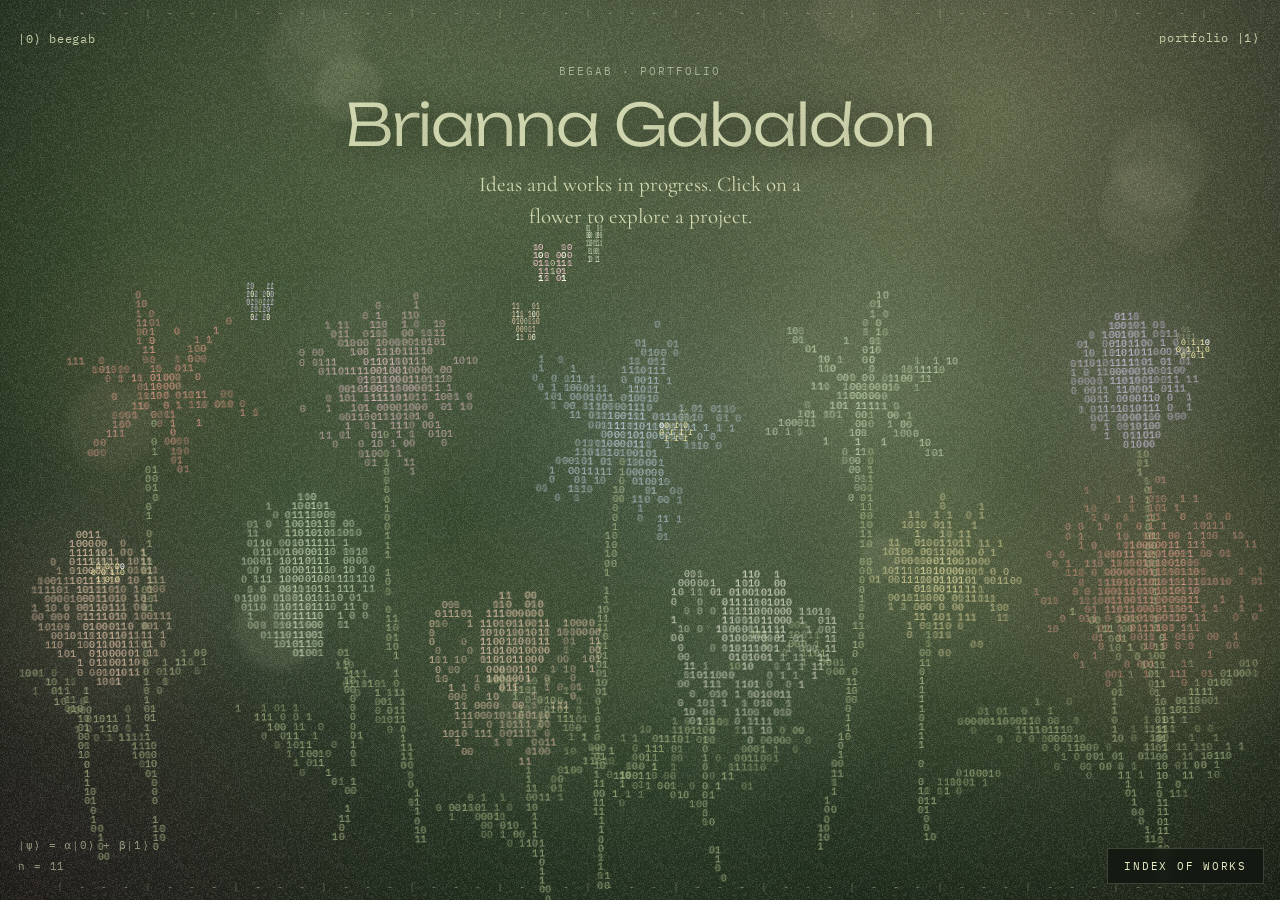
<file: index.html>
<!doctype html>
<html lang="en">
<head>
  <meta charset="utf-8">
  <meta name="viewport" content="width=device-width, initial-scale=1">
  <title>Brianna Gabaldon · beegab — Portfolio</title>
  <meta name="description" content="Portfolio of Brianna Gabaldon (beegab): a garden of ideas grown from ones and zeros. Each flower is a project.">
  <link rel="icon" href="data:image/svg+xml,<svg xmlns='http://www.w3.org/2000/svg' viewBox='0 0 16 16'><rect width='16' height='16' fill='%231d291e'/><text x='8' y='12.5' font-family='monospace' font-size='12' text-anchor='middle' fill='%23e8edc4'>1</text><text x='8' y='12.5' font-family='monospace' font-size='12' text-anchor='middle' fill='%23e8edc4' opacity='.5'>0</text></svg>">
  <link rel="preconnect" href="https://fonts.googleapis.com">
  <link rel="preconnect" href="https://fonts.gstatic.com" crossorigin>
  <link href="https://fonts.googleapis.com/css2?family=Cormorant+Garamond:ital,wght@0,400;0,500;1,400;1,500&family=IBM+Plex+Mono:wght@400;500&family=Unbounded:wght@300;400&display=swap" rel="stylesheet">
  <link rel="stylesheet" href="css/style.css?v=20261119143003">
</head>
<body class="garden-page">
  <canvas id="garden" aria-label="An animated garden of flowers drawn in ones and zeros. Each flower links to a project; use the index button for a text list."></canvas>

  <a class="corner tl link" href="about.html" title="About me">|0⟩ beegab</a>
  <button class="corner tr link" id="cornerList" type="button" aria-controls="panel" title="List of projects">portfolio |1⟩</button>
  <div class="corner bl" aria-hidden="true"><span>|ψ⟩ = α|0⟩ + β|1⟩</span><span id="count"></span></div>

  <header class="hud">
    <p class="label" id="siteLabel">beegab · Portfolio</p>
    <h1 id="siteTitle" class="title">Brianna Gabaldon</h1>
    <p id="siteTagline" class="tagline">Ideas and works in progress. Click on a flower to explore a project.</p>
  </header>

  <div id="tip" class="tip" role="status" hidden></div>

  <button id="listBtn" class="btn list-btn" aria-expanded="false" aria-controls="panel">Index of works</button>

  <nav id="panel" class="panel" hidden aria-label="Projects">
    <div class="panel-head">
      <h2 class="label">Index</h2>
      <button id="closePanel" class="close" aria-label="Close list">×</button>
    </div>
    <ul id="projectList"></ul>
  </nav>

  <script src="js/projects.js?v=20261119143003"></script>
  <script src="js/binary.js?v=20261119143003"></script>
  <script src="js/garden.js?v=20261119143003"></script>
</body>
</html>
</file>
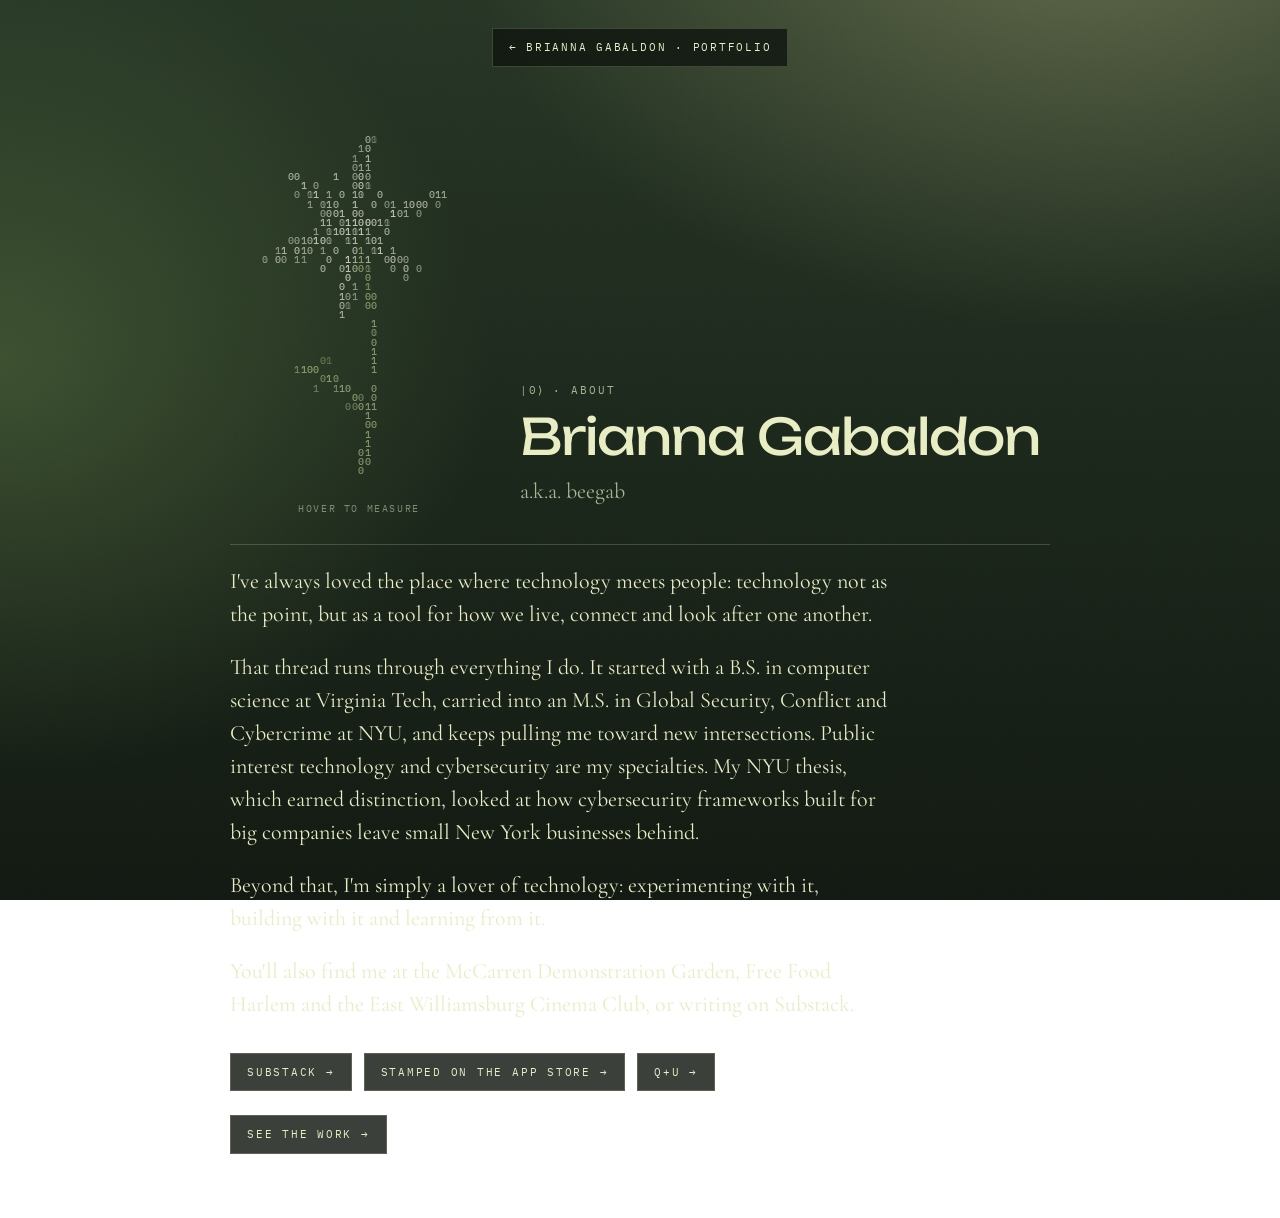
<file: about.html>
<!doctype html>
<html lang="en">
<head>
  <meta charset="utf-8">
  <meta name="viewport" content="width=device-width, initial-scale=1">
  <title>About · Brianna Gabaldon</title>
  <meta name="description" content="About Brianna Gabaldon (beegab).">
  <link rel="icon" href="data:image/svg+xml,<svg xmlns='http://www.w3.org/2000/svg' viewBox='0 0 16 16'><rect width='16' height='16' fill='%231d291e'/><text x='8' y='12.5' font-family='monospace' font-size='12' text-anchor='middle' fill='%23e8edc4'>1</text><text x='8' y='12.5' font-family='monospace' font-size='12' text-anchor='middle' fill='%23e8edc4' opacity='.5'>0</text></svg>">
  <link rel="preconnect" href="https://fonts.googleapis.com">
  <link rel="preconnect" href="https://fonts.gstatic.com" crossorigin>
  <link href="https://fonts.googleapis.com/css2?family=Cormorant+Garamond:ital,wght@0,400;0,500;1,400;1,500&family=IBM+Plex+Mono:wght@400;500&family=Unbounded:wght@300;400&display=swap" rel="stylesheet">
  <link rel="stylesheet" href="css/style.css?v=20261119143003">
</head>
<body class="project-page">
  <a class="btn back" href="index.html">← Brianna Gabaldon · Portfolio</a>
  <main id="about" class="card"></main>

  <script src="js/projects.js?v=20261119143003"></script>
  <script src="js/binary.js?v=20261119143003"></script>
  <script src="js/about.js?v=20261119143003"></script>
</body>
</html>
</file>
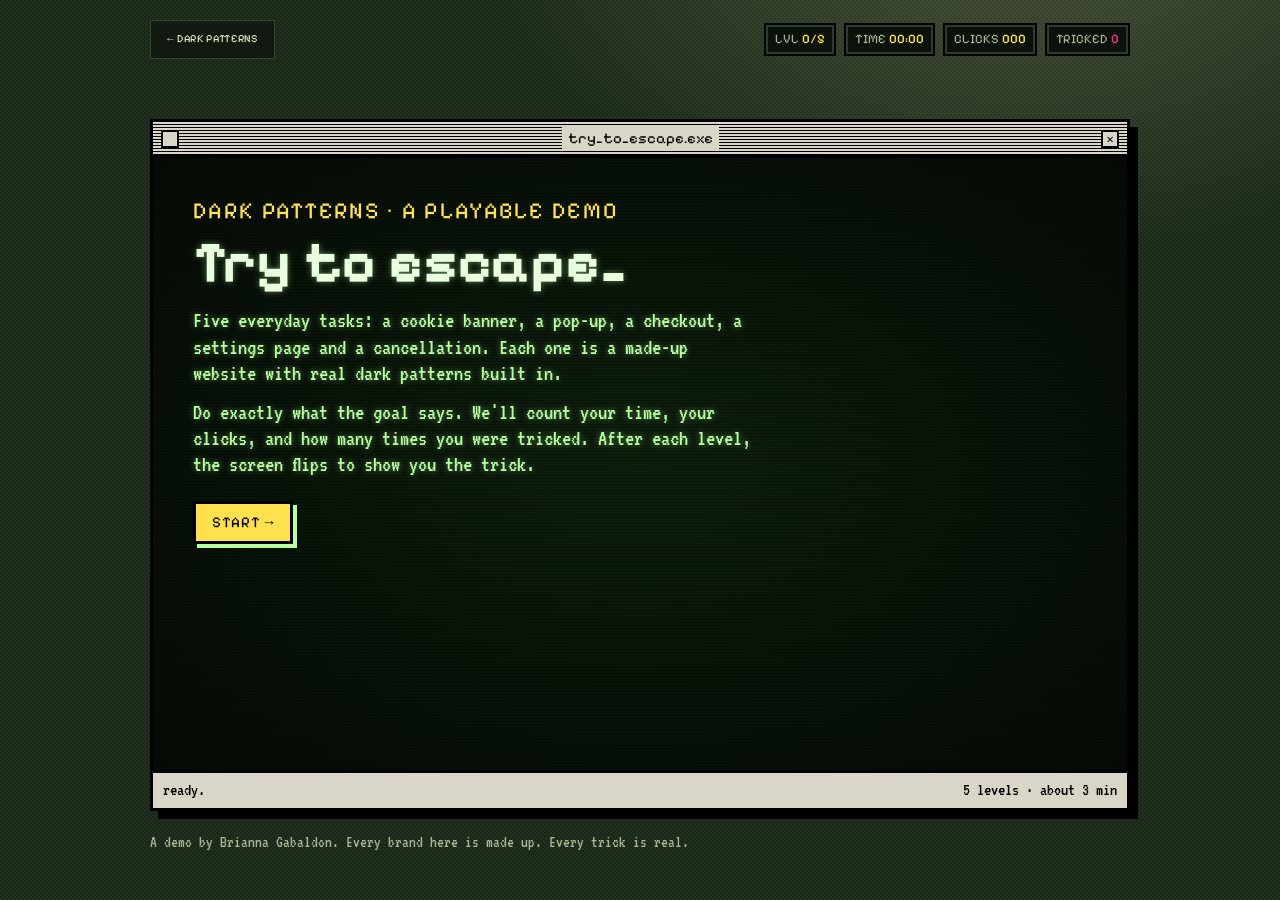
<file: dark-patterns.html>
<!doctype html>
<html lang="en">
<head>
  <meta charset="utf-8">
  <meta name="viewport" content="width=device-width, initial-scale=1">
  <title>Dark Patterns · demo · Brianna Gabaldon</title>
  <meta name="description" content="A playable demo: five everyday tasks, each with a dark pattern built in. Try to escape them.">
  <link rel="icon" href="data:image/svg+xml,<svg xmlns='http://www.w3.org/2000/svg' viewBox='0 0 16 16'><rect width='16' height='16' fill='%231d291e'/><text x='8' y='12.5' font-family='monospace' font-size='12' text-anchor='middle' fill='%23e8edc4'>1</text><text x='8' y='12.5' font-family='monospace' font-size='12' text-anchor='middle' fill='%23e8edc4' opacity='.5'>0</text></svg>">
  <link rel="preconnect" href="https://fonts.googleapis.com">
  <link rel="preconnect" href="https://fonts.gstatic.com" crossorigin>
  <link href="https://fonts.googleapis.com/css2?family=Cormorant+Garamond:ital,wght@0,400;0,500;1,400;1,500&family=IBM+Plex+Mono:wght@400;500&family=Pixelify+Sans:wght@400;500;700&family=VT323&display=swap" rel="stylesheet">
  <link rel="stylesheet" href="css/style.css?v=20261119143003">
  <link rel="stylesheet" href="css/dark-patterns.css?v=20261119143003">
</head>
<body class="dp-page">
  <header class="dp-top">
    <a class="btn" href="project.html?id=dark-patterns">← Dark Patterns</a>
    <div class="dp-hud" aria-live="polite">
      <span>Lvl <b id="hudLevel">–</b></span>
      <span>Time <b id="hudTime">00:00</b></span>
      <span>Clicks <b id="hudClicks">000</b></span>
      <span class="tricked">Tricked <b id="hudTricked">0</b></span>
    </div>
  </header>

  <p class="dp-goal" id="goal" aria-live="polite"></p>

  <main class="dp-frame">
    <div class="dp-window">
      <div class="dp-titlebar">
        <span class="dp-tb-box" aria-hidden="true"></span>
        <span class="dp-name" id="winTitle">try_to_escape.exe</span>
        <button class="dp-tb-box" id="winClose" aria-label="Close window">✕</button>
      </div>
      <div class="dp-stage" id="stage"></div>
      <div class="dp-status" aria-live="off"><span id="status">ready.</span><span id="statusRight">1 tab · 0 friends</span></div>
    </div>
  </main>

  <p class="dp-foot">A demo by Brianna Gabaldon. Every brand here is made up. Every trick is real.</p>

  <script src="js/dark-patterns.js?v=20261119143003"></script>
</body>
</html>
</file>
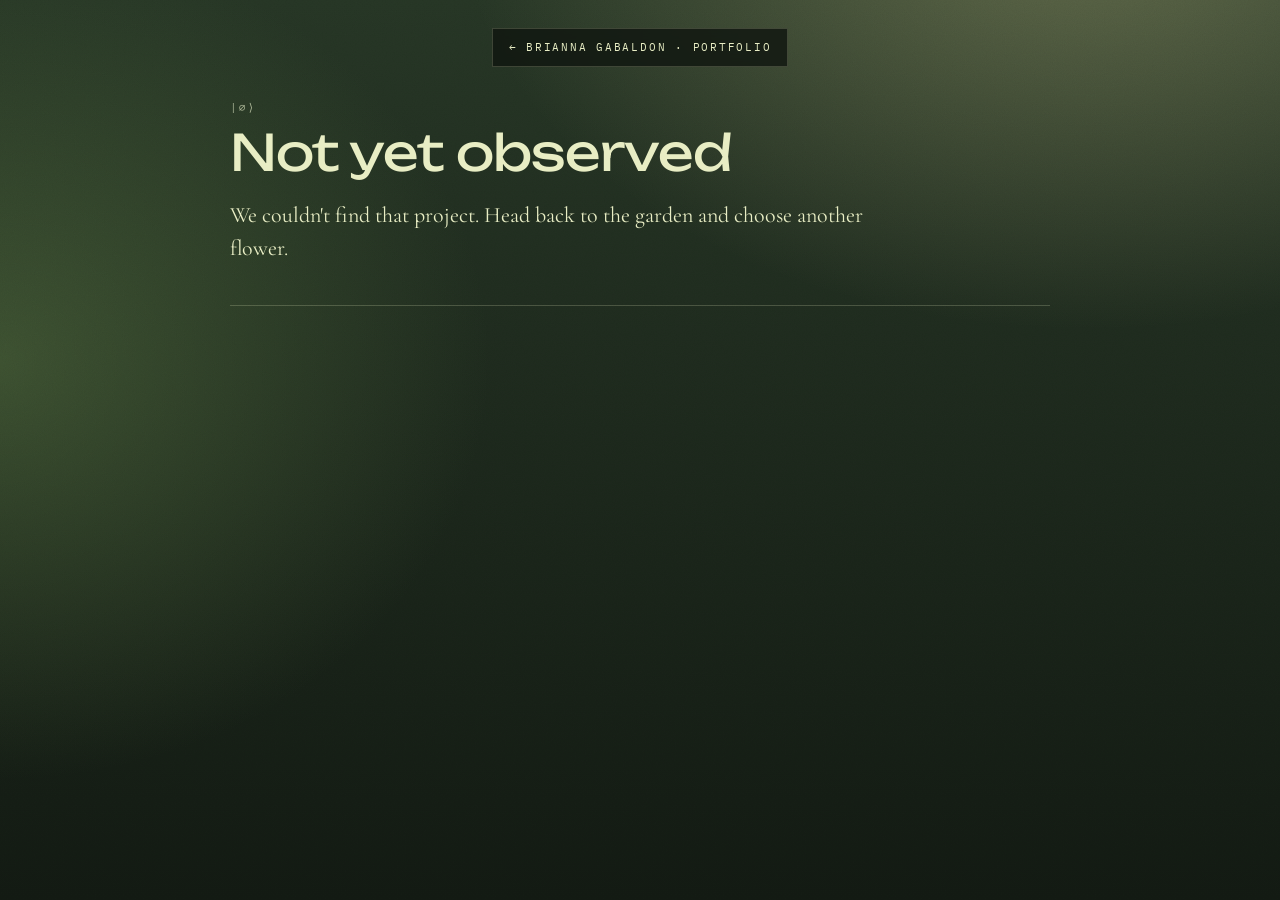
<file: project.html>
<!doctype html>
<html lang="en">
<head>
  <meta charset="utf-8">
  <meta name="viewport" content="width=device-width, initial-scale=1">
  <title>Project · Brianna Gabaldon</title>
  <link rel="icon" href="data:image/svg+xml,<svg xmlns='http://www.w3.org/2000/svg' viewBox='0 0 16 16'><rect width='16' height='16' fill='%231d291e'/><text x='8' y='12.5' font-family='monospace' font-size='12' text-anchor='middle' fill='%23e8edc4'>1</text><text x='8' y='12.5' font-family='monospace' font-size='12' text-anchor='middle' fill='%23e8edc4' opacity='.5'>0</text></svg>">
  <link rel="preconnect" href="https://fonts.googleapis.com">
  <link rel="preconnect" href="https://fonts.gstatic.com" crossorigin>
  <link href="https://fonts.googleapis.com/css2?family=Cormorant+Garamond:ital,wght@0,400;0,500;1,400;1,500&family=IBM+Plex+Mono:wght@400;500&family=Unbounded:wght@300;400&family=Pixelify+Sans:wght@400;700&display=swap" rel="stylesheet">
  <link rel="stylesheet" href="css/style.css?v=20261119143003">
</head>
<body class="project-page">
  <a class="btn back" href="index.html">← Brianna Gabaldon · Portfolio</a>
  <main id="project" class="card"></main>
  <nav id="neighbors" class="neighbors" aria-label="More projects"></nav>

  <script src="js/projects.js?v=20261119143003"></script>
  <script src="js/binary.js?v=20261119143003"></script>
  <script src="js/project.js?v=20261119143003"></script>
</body>
</html>
</file>
<file: css/style.css>
:root {
  --moss: #141c15;
  --panel: rgba(16, 22, 16, 0.82);
  --line: rgba(232, 237, 196, 0.2);
  --cream: #e8edc4;
  --muted: #a9b495;
  --accent: #e8edc4;
  --serif: "Cormorant Garamond", "Iowan Old Style", Georgia, serif;
  --mono: "IBM Plex Mono", ui-monospace, monospace;
  --display: "Unbounded", "Helvetica Neue", Arial, sans-serif;
  --grain: url("data:image/svg+xml,%3Csvg xmlns='http://www.w3.org/2000/svg' width='200' height='200'%3E%3Cfilter id='n'%3E%3CfeTurbulence type='fractalNoise' baseFrequency='.9' numOctaves='2' stitchTiles='stitch'/%3E%3CfeColorMatrix values='0 0 0 0 1 0 0 0 0 1 0 0 0 0 1 0 0 0 .55 0'/%3E%3C/filter%3E%3Crect width='100%25' height='100%25' filter='url(%23n)'/%3E%3C/svg%3E");
}

* { box-sizing: border-box; }
html, body { margin: 0; }

body {
  font-family: var(--serif);
  font-size: 21px;
  line-height: 1.5;
  color: var(--cream);
  background: var(--moss);
  -webkit-font-smoothing: antialiased;
}

/* ---------- shared ---------- */
.title {
  font-family: var(--display);
  font-weight: 400;
  font-style: normal;
  letter-spacing: -0.02em;
  line-height: 1.05;
  margin: 0;
  color: var(--cream);
}

.label {
  font-family: var(--mono);
  font-size: 11px;
  letter-spacing: 0.18em;
  text-transform: uppercase;
  color: var(--muted);
}

.btn {
  display: inline-block;
  font-family: var(--mono);
  font-size: 11px;
  letter-spacing: 0.16em;
  text-transform: uppercase;
  color: var(--cream);
  background: var(--panel);
  border: 1px solid var(--line);
  padding: 10px 16px;
  cursor: pointer;
  text-decoration: none;
  backdrop-filter: blur(6px);
  transition: border-color 0.2s;
}
.btn:hover { border-color: var(--cream); }
.btn:focus-visible, a:focus-visible, button:focus-visible {
  outline: 1px solid var(--cream);
  outline-offset: 3px;
}

/* ---------- garden page ---------- */
.garden-page { overflow: hidden; height: 100vh; height: 100dvh; }

#garden { position: fixed; inset: 0 auto auto 0; display: block; touch-action: manipulation; }

.corner {
  position: fixed;
  font-family: var(--mono);
  font-size: 11px;
  letter-spacing: 0.08em;
  color: var(--cream);
  opacity: 0.55;
  pointer-events: none;
}
.corner.link {
  pointer-events: auto;
  z-index: 7;
  background: none;
  border: 0;
  padding: 4px 0;
  cursor: pointer;
  text-decoration: none;
  border-bottom: 1px solid transparent;
  transition: opacity 0.2s, border-color 0.2s;
}
.corner.link:hover, .corner.link:focus-visible { opacity: 1; border-bottom-color: var(--cream); }
.corner.tl { top: 26px; left: 18px; }
/* the two corner links are navigation, so they read larger */
.corner.tl, .corner.tr { font-size: clamp(12px, 0.95vw, 15px); letter-spacing: 0.06em; opacity: 0.8; }
.corner.tr { top: 26px; right: 18px; }
.corner.bl { bottom: 26px; left: 18px; display: flex; flex-direction: column; gap: 4px; }

.hud {
  position: fixed;
  top: 0; left: 0; right: 0;
  padding: clamp(40px, 7vh, 64px) 16px 0;
  text-align: center;
  pointer-events: none;
}
.hud .label { margin: 0 0 14px; font-size: clamp(11px, 0.85vw, 13px); }
.hud .title { display: inline-block; font-size: clamp(26px, 4.6vw, 58px); font-weight: 300; color: rgba(232, 237, 196, 0.84); pointer-events: auto; cursor: default; user-select: none; text-shadow: 0 2px 30px rgba(10, 16, 10, 0.5); }
.tagline { margin: 14px auto 0; max-width: 34ch; font-size: clamp(17px, 2vw, 21px); opacity: 0.85; }

.tip {
  position: fixed;
  top: 0; left: 0;
  max-width: 260px;
  padding: 12px 14px;
  background: var(--panel);
  border: 1px solid var(--line);
  border-top: 2px solid var(--accent);
  backdrop-filter: blur(8px);
  pointer-events: none;
  z-index: 5;
}
.tip small { display: block; font-family: var(--mono); font-size: 10px; letter-spacing: 0.14em; text-transform: uppercase; color: var(--accent); opacity: 0.85; }
.tip strong { display: block; margin-top: 6px; font-family: var(--display); font-weight: 400; font-size: 17px; line-height: 1.2; letter-spacing: -0.01em; }
.tip span { display: block; font-size: 17px; line-height: 1.35; margin-top: 4px; color: var(--muted); }
.tip em { display: block; margin-top: 10px; font-style: normal; font-family: var(--mono); font-size: 10px; letter-spacing: 0.16em; text-transform: uppercase; color: var(--cream); }
.tip::after {
  content: "";
  position: absolute;
  left: calc(var(--arrow, 50%) - 5px);
  bottom: -6px;
  width: 10px; height: 10px;
  background: #121a13;
  border-right: 1px solid var(--line);
  border-bottom: 1px solid var(--line);
  transform: rotate(45deg);
}
.tip.below::after { bottom: auto; top: -6px; transform: rotate(225deg); }

.list-btn { position: fixed; right: 16px; bottom: 16px; z-index: 6; }

.panel {
  position: fixed;
  right: 16px;
  bottom: 64px;
  width: min(320px, calc(100vw - 32px));
  max-height: calc(100dvh - 110px);
  overflow: auto;
  padding: 16px 18px 12px;
  background: var(--panel);
  border: 1px solid var(--line);
  backdrop-filter: blur(10px);
  z-index: 6;
}
.panel[hidden] { display: none; }
.panel.from-top { top: 56px; bottom: auto; }
.panel-head { display: flex; align-items: center; justify-content: space-between; }
.panel h2 { margin: 0; }
.close { font: 300 24px/1 var(--mono); color: var(--muted); background: none; border: 0; cursor: pointer; padding: 0 2px; }
.close:hover { color: var(--cream); }
.panel ul { list-style: none; margin: 10px 0 0; padding: 0; }
.panel li + li { border-top: 1px solid rgba(232, 237, 196, 0.08); }
.panel li a { display: flex; align-items: baseline; gap: 14px; padding: 9px 2px; color: var(--cream); text-decoration: none; font-family: var(--display); font-size: 14px; line-height: 1.3; }
.panel li a:hover { padding-left: 6px; transition: padding 0.15s; }
.num { font-family: var(--mono); font-style: normal; font-size: 11px; letter-spacing: 0.1em; flex: none; }

/* ---------- project page ---------- */
.project-page {
  min-height: 100vh;
  padding: 28px 16px 64px;
  background:
    radial-gradient(900px 600px at 85% -10%, rgba(201, 197, 140, 0.35), transparent 70%),
    radial-gradient(700px 600px at 0% 40%, rgba(95, 124, 70, 0.45), transparent 70%),
    linear-gradient(#253424, #121912);
  background-attachment: fixed;
}
.project-page::before {
  content: "";
  position: fixed;
  inset: 0;
  background: var(--grain);
  opacity: 0.14;
  mix-blend-mode: overlay;
  pointer-events: none;
}
.back { margin: 0 auto 32px; display: table; }
.card { max-width: 820px; margin: 0 auto; position: relative; }
.card-head {
  display: grid;
  grid-template-columns: auto 1fr;
  gap: 32px;
  align-items: end;
  padding-bottom: 28px;
  border-bottom: 1px solid var(--line);
}
.hero { position: relative; display: grid; justify-items: center; }
.hero canvas { display: block; }
.hero-cap { font-family: var(--mono); font-size: 10px; letter-spacing: 0.16em; text-transform: uppercase; color: var(--muted); opacity: 0.7; margin-top: 4px; }
.titles { padding-bottom: 8px; }
.titles .label { margin: 0 0 12px; }
.card .title { font-size: clamp(28px, 4.4vw, 50px); }
.blurb { margin: 12px 0 0; font-size: 22px; color: var(--muted); }
.meta { display: flex; flex-wrap: wrap; gap: 8px; margin-top: 20px; }
.chip { font-family: var(--mono); font-size: 10px; letter-spacing: 0.14em; text-transform: uppercase; padding: 4px 10px; border: 1px solid var(--line); color: var(--muted); }
.chip.status { border-color: var(--accent); color: var(--accent); }
.desc { font-size: 22px; max-width: 60ch; margin: 20px 0; }
.link-btn { border-color: var(--accent); }
.link-row { display: flex; flex-wrap: wrap; gap: 12px; }
.gallery.single { grid-template-columns: 1fr; }

/* ---------- playable demo panel (project page) ---------- */
.demo-panel { margin: 36px 0; }
.demo-link {
  display: grid;
  gap: 10px;
  padding: clamp(24px, 4vw, 40px);
  text-decoration: none;
  color: var(--cream);
  border: 3px solid #000;
  box-shadow: 8px 8px 0 #000;
  background-color: #0b120b;
  background-image:
    repeating-linear-gradient(0deg, rgba(0, 0, 0, 0.3) 0 1px, transparent 1px 3px),
    repeating-conic-gradient(#14200f 0 25%, #0b120b 0 50%);
  background-size: auto, 4px 4px;
  transition: transform 0.1s steps(2), box-shadow 0.1s steps(2);
}
.demo-link:hover { transform: translate(3px, 3px); box-shadow: 5px 5px 0 #000; }
.demo-link:active { transform: translate(8px, 8px); box-shadow: none; }
.demo-kicker { font-family: "Pixelify Sans", var(--mono); font-size: 14px; letter-spacing: 0.12em; text-transform: uppercase; color: #b6ff9e; }
.demo-title { font-family: "Pixelify Sans", var(--mono); font-weight: 700; font-size: clamp(36px, 6vw, 60px); line-height: 1; color: #ffe14d; text-shadow: 4px 4px 0 #000; }
.demo-meta { font-family: var(--mono); font-size: 12px; letter-spacing: 0.12em; text-transform: uppercase; color: var(--muted); }
.demo-cta {
  justify-self: start;
  margin-top: 8px;
  font-family: "Pixelify Sans", var(--mono);
  font-weight: 700;
  font-size: 18px;
  text-transform: uppercase;
  color: #111;
  background: #ffe14d;
  border: 3px solid #000;
  padding: 10px 18px;
  box-shadow: 4px 4px 0 #b6ff9e;
}
.demo-link:hover .demo-cta { background: #5cf2b6; }
.gallery.phones { grid-template-columns: repeat(auto-fit, minmax(150px, 1fr)); }
.gallery.phones .frame { border-radius: 14px; overflow: hidden; }
.frame a { display: block; cursor: zoom-in; }

/* ---------- image carousel ---------- */
body.no-scroll { overflow: hidden; }
.carousel {
  width: 100vw; height: 100dvh; max-width: none; max-height: none;
  margin: 0; padding: 56px 16px 72px; border: 0;
  background: rgba(10, 14, 10, 0.94);
  color: var(--cream);
  display: grid;
  grid-template-columns: auto 1fr auto;
  align-items: center;
  gap: 12px;
}
.carousel:not([open]) { display: none; }
.carousel::backdrop { background: rgba(10, 14, 10, 0.7); backdrop-filter: blur(6px); }
.carousel-stage { height: 100%; min-height: 0; display: grid; place-items: center; }
.carousel-stage img {
  max-width: 100%; max-height: calc(100dvh - 140px);
  object-fit: contain;
  border: 1px solid var(--line);
  box-shadow: 0 20px 60px rgba(0, 0, 0, 0.5);
}
.carousel-nav, .carousel-close {
  font: 400 22px/1 var(--mono);
  color: var(--cream);
  background: var(--panel);
  border: 1px solid var(--line);
  width: 48px; height: 48px;
  cursor: pointer;
  transition: border-color 0.2s;
}
.carousel-nav:hover, .carousel-close:hover { border-color: var(--cream); }
.carousel-nav[hidden] { visibility: hidden; display: block; }
.carousel-close { position: absolute; top: 12px; right: 16px; font-size: 26px; }
.carousel-bar {
  position: absolute; left: 16px; right: 16px; bottom: 20px;
  display: flex; justify-content: center; gap: 18px;
  font-family: var(--mono); font-size: 12px; letter-spacing: 0.12em; text-transform: uppercase;
}
.carousel-count { color: var(--accent); }
.carousel-cap { color: var(--muted); }
@media (max-width: 600px) {
  .carousel { grid-template-columns: 1fr; padding: 56px 8px 120px; }
  .carousel-stage img { max-height: calc(100dvh - 200px); }
  .carousel-nav { position: absolute; bottom: 64px; }
  .carousel-nav.prev { left: calc(50% - 60px); }
  .carousel-nav.next { right: calc(50% - 60px); }
  .carousel-bar { flex-direction: column; align-items: center; gap: 6px; bottom: 14px; }
}
.gallery { display: grid; grid-template-columns: repeat(auto-fill, minmax(200px, 1fr)); gap: 16px; margin: 36px 0; }
.frame { margin: 0; border: 1px solid var(--line); background: rgba(16, 22, 16, 0.5); }
.frame img { display: block; width: 100%; height: auto; }
.frame figcaption { padding: 8px 10px; font-family: var(--mono); font-size: 10px; letter-spacing: 0.1em; color: var(--muted); }
.frame.empty {
  aspect-ratio: 4 / 3;
  display: grid;
  place-items: center;
  font-family: var(--mono); font-size: 10px; letter-spacing: 0.16em; text-transform: uppercase;
  color: rgba(169, 180, 149, 0.6);
  background: linear-gradient(135deg, transparent 49.7%, rgba(232, 237, 196, 0.08) 50%, transparent 50.3%), rgba(16, 22, 16, 0.4);
}
.neighbors {
  max-width: 820px;
  margin: 40px auto 0;
  padding-top: 24px;
  border-top: 1px solid var(--line);
  display: flex;
  justify-content: space-between;
  gap: 12px;
  flex-wrap: wrap;
}

@media (max-width: 600px) {
  .corner.tl, .corner.tr { top: 12px; font-size: 12px; }
  .card-head { grid-template-columns: 1fr; justify-items: start; }
  .hero { justify-self: center; }
  .neighbors .btn { flex: 1 1 100%; text-align: center; }
}

/* ---------- about page ---------- */
.about-links { display: flex; flex-wrap: wrap; gap: 12px; margin: 32px 0 16px; }
.about-work { margin-top: 8px; }

/* ---------- the name: a gentle, hover-only version of the flowers' effect ---------- */
.title .nl { position: relative; display: inline-block; white-space: pre; transition: color 0.25s, transform 0.25s, text-shadow 0.25s; }
.title .nl.scr { color: transparent; }
.title .nl.scr::after {
  content: attr(data-bit);
  position: absolute; left: 50%; top: 0;
  transform: translateX(-50%);
  color: rgba(232, 237, 196, 0.9);
}
.title .nl.spark { color: #fff; text-shadow: 0 0 14px rgba(255, 255, 255, 0.5); transform: translateY(-2px); }
.title.glitch { animation: nameGlitch 0.6s steps(6); }
@keyframes nameGlitch {
  0%, 100% { transform: none; }
  20% { text-shadow: -3px 0 rgba(255, 122, 162, 0.65), 3px 0 rgba(122, 215, 255, 0.65); transform: translateX(2px); }
  40% { transform: translateX(-2px); }
  60% { text-shadow: 2px 0 rgba(255, 122, 162, 0.5), -2px 0 rgba(122, 215, 255, 0.5); transform: none; }
}
</file>
<file: css/dark-patterns.css>
/* Dark Patterns demo: an early-internet desktop.
   The window chrome and reveals are pixel/CRT; the fake sites inside are
   loud, chunky and a little too eager to please. */

:root {
  --px: "Pixelify Sans", "Courier New", monospace;
  --vt: "VT323", "Courier New", monospace;
  --ink: #111;
  --paper: #fffdf2;
  --hot: #ff2e88;
  --blue: #2e5bff;
  --yolk: #ffe14d;
  --acid: #5cf2b6;
  --grey: #a4a39b;
  --crt: #b6ff9e;
}

.dp-page {
  min-height: 100vh;
  padding: 20px 16px 40px;
  background-color: #1a2618;
  /* dithered desktop */
  background-image:
    radial-gradient(800px 500px at 80% -10%, rgba(201, 197, 140, 0.25), transparent 70%),
    repeating-conic-gradient(#22311f 0 25%, #1a2618 0 50%);
  background-size: auto, 4px 4px;
  image-rendering: pixelated;
}
.dp-top {
  max-width: 980px;
  margin: 0 auto;
  display: flex;
  align-items: center;
  justify-content: space-between;
  gap: 16px;
  flex-wrap: wrap;
}
.dp-top .btn { font-family: var(--px); letter-spacing: 0.06em; }
.dp-hud {
  display: flex;
  gap: 8px;
  flex-wrap: wrap;
  font-family: var(--px);
  font-size: 13px;
  text-transform: uppercase;
}
.dp-hud span {
  background: #0b120b;
  color: var(--muted);
  border: 2px solid #000;
  box-shadow: inset 0 0 0 2px #2c3d29;
  padding: 5px 9px;
}
.dp-hud b { color: var(--yolk); font-weight: 500; font-variant-numeric: tabular-nums; }
.dp-hud .tricked b { color: var(--hot); }
.dp-goal {
  max-width: 980px;
  margin: 18px auto 12px;
  min-height: 1.4em;
  font-family: var(--vt);
  font-size: 22px;
  line-height: 1.1;
  color: var(--cream);
}
.dp-goal::before { content: "▶ GOAL: "; color: var(--yolk); font-family: var(--px); font-size: 14px; letter-spacing: 0.08em; vertical-align: 2px; }
.dp-goal:empty::before { content: ""; }

/* ---------- the window ---------- */
.dp-frame { max-width: 980px; margin: 0 auto; perspective: 1600px; }
.dp-window {
  background: #d9d6c8;
  border: 3px solid #000;
  box-shadow: 8px 8px 0 #000;
}
.dp-titlebar {
  display: flex;
  align-items: center;
  gap: 10px;
  padding: 5px 8px;
  border-bottom: 3px solid #000;
  font-family: var(--px);
  font-size: 15px;
  color: #000;
  /* classic striped title bar */
  background: repeating-linear-gradient(#d9d6c8 0 2px, #000 2px 3px);
}
.dp-titlebar > * { background: #d9d6c8; padding: 0 6px; }
.dp-titlebar .dp-name { margin: 0 auto; }
.dp-tb-box {
  width: 18px; height: 18px;
  border: 2px solid #000;
  padding: 0;
  display: grid;
  place-items: center;
  font: 700 12px/1 var(--px);
  color: #000;
  cursor: pointer;
}
.dp-stage {
  position: relative;
  height: clamp(520px, 68vh, 640px);
  overflow: hidden;
  background: #0b120b;
  transform-style: preserve-3d;
}
.dp-status {
  display: flex;
  justify-content: space-between;
  gap: 12px;
  border-top: 3px solid #000;
  padding: 4px 10px;
  font-family: var(--vt);
  font-size: 18px;
  color: #000;
  background: #d9d6c8;
  white-space: nowrap;
  overflow: hidden;
}
.dp-status span:first-child { overflow: hidden; text-overflow: ellipsis; }
.dp-stage.flip-out { animation: dpFlipOut 0.3s steps(4) forwards; }
.dp-stage.flip-in { animation: dpFlipIn 0.3s steps(4); }
@keyframes dpFlipOut { to { transform: rotateY(90deg); } }
@keyframes dpFlipIn { from { transform: rotateY(-90deg); } to { transform: rotateY(0); } }
.dp-foot {
  max-width: 980px;
  margin: 18px auto 0;
  font-family: var(--vt);
  font-size: 17px;
  color: var(--muted);
}

/* ---------- intro / x-ray / receipt: a green CRT ---------- */
.dp-card {
  height: 100%;
  overflow: auto;
  padding: clamp(22px, 4vw, 40px);
  color: var(--crt);
  font-family: var(--vt);
  background:
    repeating-linear-gradient(0deg, rgba(0, 0, 0, 0.28) 0 1px, transparent 1px 3px),
    radial-gradient(ellipse at center, #0e1f0e 0%, #050a05 100%);
  text-shadow: 0 0 6px rgba(182, 255, 158, 0.45);
}
.dp-card .label { font-family: var(--px); color: var(--yolk); letter-spacing: 0.1em; margin: 0 0 10px; text-shadow: none; }
.dp-card h1, .dp-card h2 {
  font-family: var(--px);
  font-weight: 700;
  font-size: clamp(34px, 5.4vw, 58px);
  line-height: 1;
  margin: 0 0 16px;
  color: #eaffdf;
}
.dp-card p { font-size: 23px; line-height: 1.15; max-width: 62ch; margin: 0 0 12px; }
.dp-card .btn {
  font-family: var(--px);
  font-size: 15px;
  letter-spacing: 0.06em;
  text-transform: uppercase;
  color: #000;
  background: var(--yolk);
  border: 3px solid #000;
  box-shadow: 4px 4px 0 var(--crt);
  padding: 9px 16px;
  margin-top: 10px;
  text-shadow: none;
  backdrop-filter: none;
}
.dp-card .btn:hover { background: var(--acid); }
.dp-card .btn:active { transform: translate(4px, 4px); box-shadow: none; }
.dp-blink { animation: dpBlink 1s steps(1) infinite; }
@keyframes dpBlink { 50% { opacity: 0; } }

.dp-verdict {
  display: inline-block;
  font-family: var(--px);
  font-size: 22px;
  font-weight: 700;
  letter-spacing: 0.12em;
  text-transform: uppercase;
  padding: 4px 14px;
  border: 4px double;
  transform: rotate(-5deg);
  margin: 4px 0 18px;
  text-shadow: none;
}
.dp-verdict.escaped { color: var(--acid); border-color: var(--acid); }
.dp-verdict.tricked { color: var(--hot); border-color: var(--hot); }
.dp-almost { margin: 4px 0 18px; padding-left: 0; list-style: none; font-size: 22px; color: #ffb3d1; }
.dp-almost li::before { content: "× "; color: var(--hot); }
.dp-patterns { display: grid; grid-template-columns: repeat(auto-fit, minmax(230px, 1fr)); gap: 12px; margin: 16px 0; }
.dp-pattern { border: 2px solid var(--crt); padding: 10px 12px; background: rgba(0, 0, 0, 0.35); }
.dp-pattern h3 { margin: 0 0 6px; font-family: var(--px); font-size: 15px; letter-spacing: 0.06em; text-transform: uppercase; color: var(--yolk); font-weight: 500; text-shadow: none; }
.dp-pattern h3::before { content: "> "; color: var(--crt); }
.dp-pattern p { font-size: 20px; margin: 0; }
.dp-stats { font-family: var(--px); font-size: 13px; letter-spacing: 0.08em; color: var(--muted); }

.dp-receipt {
  max-width: 420px;
  margin: 0 auto;
  color: #1b1b1b;
  font-family: var(--vt);
  font-size: 21px;
  text-shadow: none;
  padding: 22px 34px 30px;
  /* dot-matrix paper with tractor-feed holes */
  background:
    radial-gradient(circle at 12px 14px, #050a05 4px, transparent 5px) 0 0 / 100% 28px repeat-y,
    radial-gradient(circle at calc(100% - 12px) 14px, #050a05 4px, transparent 5px) 0 0 / 100% 28px repeat-y,
    repeating-linear-gradient(#f4f1e1 0 28px, #e6efd9 28px 56px);
}
.dp-receipt h2 { font-family: var(--px); font-size: 22px; letter-spacing: 0.18em; text-align: center; margin: 0 0 4px; color: #111; }
.dp-receipt .sub { text-align: center; opacity: 0.7; margin: 0 0 10px; }
.dp-receipt hr { border: 0; border-top: 2px dashed rgba(0, 0, 0, 0.5); margin: 10px 0; }
.dp-receipt .row { display: flex; justify-content: space-between; gap: 12px; margin: 2px 0; }
.dp-receipt .row.tricked span:last-child { color: #c2185b; }
.dp-receipt .note { color: #c2185b; margin: 2px 0; font-size: 20px; }
.dp-receipt .thanks { text-align: center; font-family: var(--px); font-size: 13px; letter-spacing: 0.12em; margin: 12px 0 0; }
.dp-end-actions { display: flex; gap: 12px; justify-content: center; flex-wrap: wrap; margin-top: 22px; }

/* ---------- the fake websites: loud, chunky, eager ---------- */
.ui {
  position: absolute;
  inset: 0;
  overflow: auto;
  background: var(--paper);
  color: var(--ink);
  font-family: var(--vt);
  font-size: 21px;
  line-height: 1.15;
}
.ui * { box-sizing: border-box; }
.ui button { font-family: inherit; cursor: pointer; }
.ui-nav {
  display: flex;
  align-items: center;
  justify-content: space-between;
  padding: 10px 18px;
  background: var(--blue);
  color: #fff;
  border-bottom: 3px solid var(--ink);
  position: sticky;
  top: 0;
  z-index: 1;
}
.ui-logo { font-family: var(--px); font-weight: 700; font-size: 22px; letter-spacing: 0.02em; text-shadow: 3px 3px 0 var(--ink); }
.ui-links { display: flex; gap: 16px; font-size: 20px; }
.ui-links span, .ui-links button { background: none; border: 0; color: inherit; font: inherit; padding: 0; text-decoration: underline; text-underline-offset: 3px; }
.ui-body { padding: 22px 20px 170px; max-width: 760px; margin: 0 auto; }
.ui-h1 { font-family: var(--px); font-size: 30px; font-weight: 700; line-height: 1.05; margin: 0 0 12px; }
.ui-bar { height: 12px; background: repeating-linear-gradient(90deg, #d5d2c2 0 6px, transparent 6px 8px); margin: 10px 0; }
.ui-img {
  height: 170px;
  margin: 16px 0;
  border: 3px solid var(--ink);
  box-shadow: 5px 5px 0 var(--ink);
  background:
    radial-gradient(circle at 72% 38%, var(--yolk) 0 26px, transparent 27px),
    repeating-conic-gradient(var(--hot) 0 25%, #ff8fc4 0 50%) 0 0 / 8px 8px;
  image-rendering: pixelated;
}
.ui-btn-primary {
  font-family: var(--px);
  font-weight: 700;
  font-size: 20px;
  text-transform: uppercase;
  letter-spacing: 0.04em;
  color: var(--ink);
  background: var(--yolk);
  border: 3px solid var(--ink);
  box-shadow: 5px 5px 0 var(--ink);
  padding: 12px 26px;
  animation: dpEager 1.6s steps(2) infinite;
}
.ui-btn-primary:hover { background: var(--acid); }
.ui-btn-primary:active { transform: translate(5px, 5px); box-shadow: none; animation: none; }
.ui-btn-primary:disabled { opacity: 0.4; cursor: not-allowed; animation: none; }
/* the button that wants you: a little bounce */
@keyframes dpEager { 0%, 70% { translate: 0 0; } 85% { translate: 0 -3px; } }
.ui-btn-secondary {
  font-family: var(--vt);
  font-size: 19px;
  background: var(--paper);
  color: #6b6a62;
  border: 2px dotted #b3b1a6;
  padding: 8px 16px;
}
.ui-link-faint { background: none; border: 0; padding: 2px; color: var(--grey); font-size: 16px; font-family: var(--vt); }
.ui-link { background: none; border: 0; padding: 0; color: var(--blue); font-size: 18px; text-decoration: underline; font-family: var(--vt); }
.ui-fine { font-size: 15px; color: #9b9a91; }

/* cookie banner */
.cb {
  position: absolute;
  left: 12px; right: 12px; bottom: 12px;
  background: var(--paper);
  border: 3px solid var(--ink);
  box-shadow: 6px 6px 0 var(--ink);
  padding: 16px 18px;
  display: grid;
  gap: 10px;
  z-index: 3;
}
.cb-title { font-family: var(--px); font-weight: 700; font-size: 22px; margin: 0; }
.cb-text { margin: 0; font-size: 19px; color: #3d3c37; }
.cb-actions { display: flex; align-items: center; gap: 18px; flex-wrap: wrap; }
.ui-modal-bg {
  position: absolute; inset: 0;
  background: repeating-conic-gradient(rgba(0,0,0,.55) 0 25%, rgba(0,0,0,.3) 0 50%) 0 0 / 4px 4px;
  display: grid; place-items: center;
  padding: 16px;
  z-index: 4;
}
.ui-modal {
  position: relative;
  background: var(--paper);
  border: 3px solid var(--ink);
  box-shadow: 8px 8px 0 var(--ink);
  width: min(520px, 100%);
  max-height: 100%;
  display: flex;
  flex-direction: column;
  overflow: hidden;
}
.ui-modal-body { padding: 20px; overflow: auto; }
.ui-modal-foot { padding: 14px 20px; border-top: 3px solid var(--ink); display: flex; gap: 14px; justify-content: flex-end; align-items: center; flex-wrap: wrap; background: #f1eedd; }
.ui-toggle { display: flex; justify-content: space-between; align-items: center; gap: 16px; padding: 10px 0; border-bottom: 2px dashed #dcd9c9; }
.ui-toggle b { display: block; font-family: var(--px); font-size: 16px; font-weight: 500; }
.ui-toggle small { color: #8d8c84; font-size: 17px; }
.ui-switch {
  appearance: none; -webkit-appearance: none;
  width: 52px; height: 26px; flex: none;
  border: 3px solid var(--ink);
  background: #d5d2c2;
  position: relative;
  cursor: pointer;
}
.ui-switch::after { content: ""; position: absolute; top: 2px; left: 2px; width: 16px; height: 16px; background: var(--ink); }
.ui-switch:checked { background: var(--hot); }
.ui-switch:checked::after { left: auto; right: 2px; background: #fff; box-shadow: 0 0 0 2px var(--ink); }
.ui-switch:disabled { opacity: 0.5; cursor: not-allowed; }

/* pop-up offer */
.po { text-align: center; padding: 26px 24px 22px; }
.po-kicker { font-family: var(--px); font-weight: 700; letter-spacing: 0.1em; color: var(--hot); font-size: 16px; margin: 0 0 6px; }
.po-title { font-family: var(--px); font-size: 32px; font-weight: 700; line-height: 1.05; margin: 0 0 8px; }
.po-timer { display: inline-block; background: var(--ink); color: var(--yolk); font-family: var(--px); font-size: 18px; padding: 6px 12px; margin: 8px 0 14px; font-variant-numeric: tabular-nums; }
.po-ext { display: block; font-size: 18px; color: var(--hot); min-height: 1.2em; }
.po-close { position: absolute; top: 6px; right: 8px; background: none; border: 0; color: #cfcdc2; font-size: 14px; width: 24px; height: 24px; opacity: 0; transition: opacity 0.4s; pointer-events: none; }
.po-close.show { opacity: 1; pointer-events: auto; }
.ui-input { width: 100%; padding: 10px 12px; border: 3px solid var(--ink); font-size: 21px; margin: 6px 0 14px; font-family: var(--vt); background: #fff; }

/* checkout */
.co-grid { display: grid; grid-template-columns: 1fr; gap: 14px; }
.co-card { background: #fff; border: 3px solid var(--ink); box-shadow: 5px 5px 0 var(--ink); padding: 12px 16px; }
.co-row { display: flex; justify-content: space-between; align-items: center; gap: 12px; padding: 6px 0; }
.co-row label { display: flex; gap: 8px; align-items: center; font-size: 17px; color: #8d8c84; }
.co-row input[type="checkbox"] { width: 16px; height: 16px; accent-color: var(--hot); }
.co-total { font-family: var(--px); font-weight: 700; font-size: 22px; border-top: 3px solid var(--ink); margin-top: 6px; padding-top: 10px; }
.co-badge { display: inline-block; background: var(--hot); color: #fff; font-family: var(--px); font-size: 14px; padding: 3px 8px; border: 2px solid var(--ink); animation: dpBlink 1.2s steps(1) infinite; }
.co-select { font-family: var(--vt); font-size: 19px; padding: 6px 8px; border: 3px solid var(--ink); background: #fff; }

/* settings */
.st-item { display: flex; gap: 12px; align-items: flex-start; padding: 12px 0; border-bottom: 2px dashed #dcd9c9; font-size: 21px; color: #2a2925; cursor: pointer; }
.st-item input { margin-top: 4px; width: 20px; height: 20px; flex: none; accent-color: var(--hot); }

/* cancel flow */
.cx-upsell { background: var(--hot); color: #fff; border: 3px solid var(--ink); box-shadow: 5px 5px 0 var(--ink); padding: 16px 18px; display: flex; justify-content: space-between; align-items: center; gap: 12px; flex-wrap: wrap; }
.cx-upsell b { font-family: var(--px); font-size: 22px; }
.cx-upsell button { background: var(--yolk); color: var(--ink); border: 3px solid var(--ink); font-family: var(--px); font-size: 16px; padding: 8px 14px; }
.cx-option { display: block; width: 100%; text-align: left; background: #fff; border: 3px solid var(--ink); padding: 12px 16px; margin: 12px 0; font-size: 20px; font-family: var(--vt); }
.cx-option b { display: block; font-family: var(--px); font-size: 18px; font-weight: 500; }
.cx-option small { color: #8d8c84; font-size: 18px; }
.cx-option.rec { background: var(--yolk); box-shadow: 5px 5px 0 var(--ink); }
.cx-radio { display: flex; gap: 10px; align-items: center; padding: 8px 0; font-size: 21px; }
.cx-radio input { accent-color: var(--hot); width: 18px; height: 18px; }
.cx-loss { list-style: none; padding: 0; margin: 12px 0 20px; }
.cx-loss li { padding: 4px 0; color: var(--hot); font-size: 22px; }
.cx-loss li::before { content: "✕ "; }

@media (prefers-reduced-motion: reduce) {
  .ui-btn-primary, .co-badge, .dp-blink { animation: none; }
}
@media (max-width: 600px) {
  .dp-page { padding-top: 12px; }
  .dp-stage { height: max(380px, calc(100dvh - 300px)); }
  .dp-top { gap: 10px; }
  .dp-hud { gap: 5px; font-size: 11px; }
  .dp-hud span { padding: 4px 6px; }
  .dp-goal { margin: 12px auto 10px; font-size: 20px; }
  .dp-titlebar { font-size: 13px; }
  .dp-titlebar .dp-name { white-space: nowrap; overflow: hidden; text-overflow: ellipsis; min-width: 0; }
  .dp-window { box-shadow: 5px 5px 0 #000; }
  .ui-links { display: none; }
  .po-title { font-size: 26px; }
  .dp-status span:last-child { display: none; }
}
</file>
